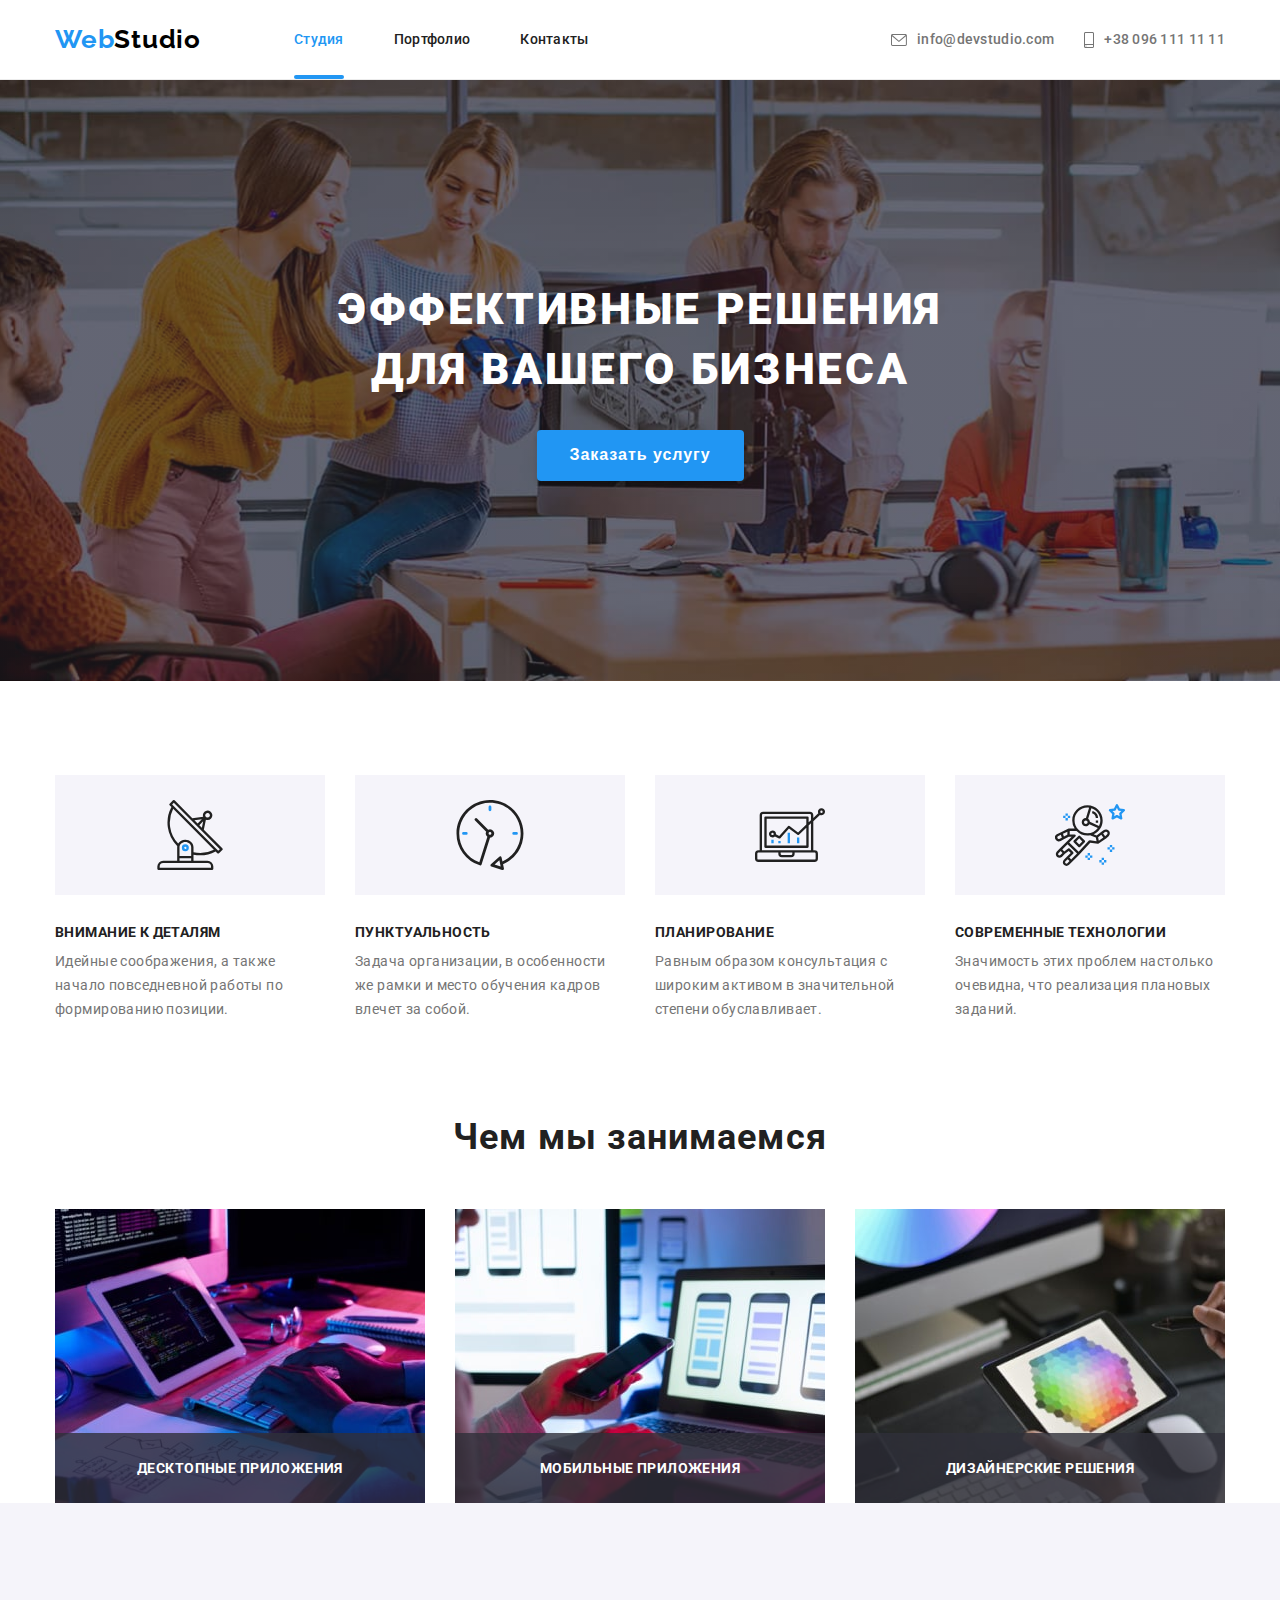
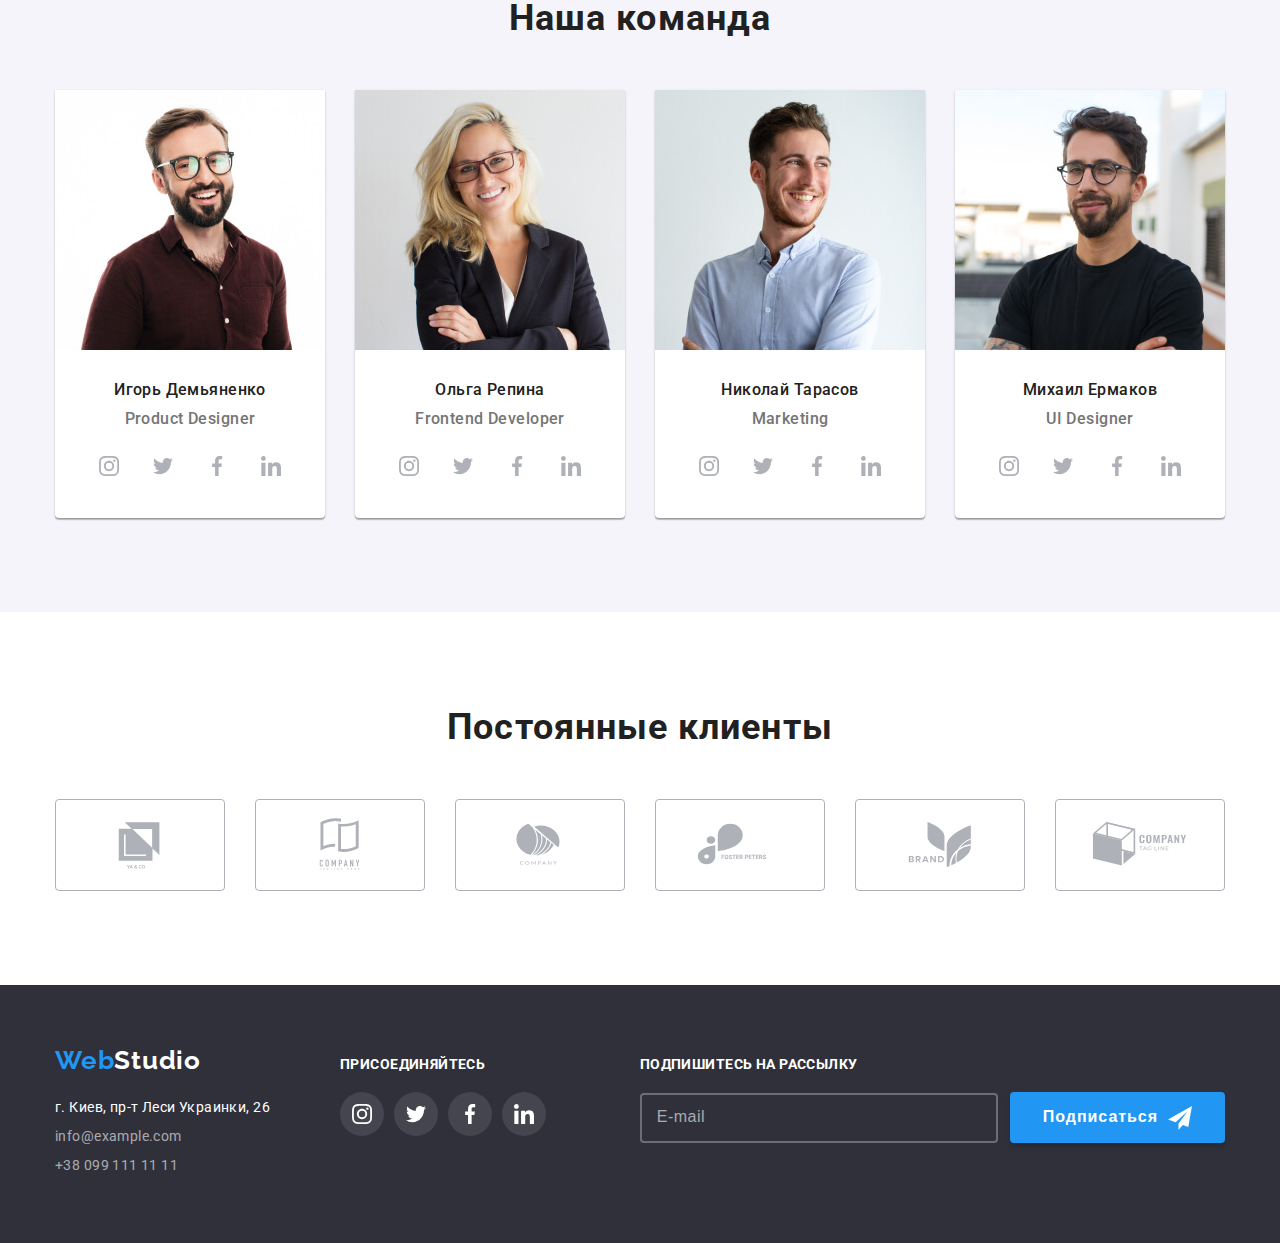
<file: index.html>
<!DOCTYPE html>
<html lang="ru">
  <head>
    <meta charset="UTF-8" />
    <meta http-equiv="X-UA-Compatible" content="IE=edge" />
    <meta name="viewport" content="width=device-width, initial-scale=1.0" />
    <link rel="preconnect" href="https://fonts.googleapis.com" />
    <link rel="preconnect" href="https://fonts.gstatic.com" crossorigin />
    <link
      href="https://fonts.googleapis.com/css2?family=Montserrat:wght@400;700&family=Raleway:wght@700&family=Roboto:wght@400;500;700;900&display=swap"
      rel="stylesheet"
    />
    <link
      rel="stylesheet"
      href="https://cdnjs.cloudflare.com/ajax/libs/modern-normalize/1.1.0/modern-normalize.min.css"
      integrity="sha512-wpPYUAdjBVSE4KJnH1VR1HeZfpl1ub8YT/NKx4PuQ5NmX2tKuGu6U/JRp5y+Y8XG2tV+wKQpNHVUX03MfMFn9Q=="
      crossorigin="anonymous"
      referrerpolicy="no-referrer"
    />
    <link rel="stylesheet" href="./css/main.min.css" />
    <!-- <link rel="stylesheet" href="./css/styles.css" /> -->
    <title>WebStudio</title>
  </head>
  <body>
    <header class="header">
      <div class="menu container">
        <a class="logo header__logo" href="./index.html"
          >Web<span class="logo--black">Studio</span></a
        >

        <nav class="nav">
          <ul class="nav-list list">
            <li class="nav-list__item">
              <a class="nav-list__link link nav-list__link--current" href="./index.html">Студия</a>
            </li>
            <li class="nav-list__item">
              <a class="nav-list__link link" href="./portfolio.html">Портфолио</a>
            </li>

            <li class="nav-list__item"><a class="nav-list__link link" href="">Контакты</a></li>
          </ul>
        </nav>

        <ul class="auth-list list">
          <li class="auth-list__item">
            <a class="auth-list__link link" href="mailto:info@devstudio.com">
              <svg class="auth-list__icon" width="16" height="12">
                <use href="./images/icons/icons.svg#icon-mail"></use>
              </svg>
              info@devstudio.com</a
            >
          </li>

          <li class="auth-list__item">
            <a class="auth-list__link link" href="tel:+380961111111">
              <svg class="auth-list__icon" width="10" height="16">
                <use href="./images/icons/icons.svg#icon-phone"></use>
              </svg>
              +38 096 111 11 11</a
            >
          </li>
        </ul>
        <button class="open-menu-button" type="button" data-menu-open>
          <svg class="menu-button__icon">
            <use href="./images/icons/icons.svg#icon-menu" width="40" height="40"></use>
          </svg>
        </button>
      </div>

      <!-- Mobile menu____________________________ -->
      <div class="mob-menu is-hidden" data-menu>
        <!-- <div class="mob-menu" data-menu> -->
        <button class="mob-close-button" data-menu-close>
          <svg class="mob-close-button__icon">
            <use href="./images/icons/icons.svg#icon-close-modal-window"></use>
          </svg>
        </button>
        <ul class="mob-nav-list list">
          <li class="mob-nav-list__item">
            <a class="mob-nav-list__link link mob-nav-list__link--current" href="./index.html"
              >Студия</a
            >
          </li>
          <li class="mob-nav-list__item">
            <a class="mob-nav-list__link link" href="./portfolio.html">Портфолио</a>
          </li>

          <li class="mob-nav-list__item">
            <a class="mob-nav-list__link link" href="">Контакты</a>
          </li>
        </ul>

        <div class="mob-bottom">
          <ul class="mob-auth-list list">
            <li class="mob-auth-list__item">
              <a class="mob-auth-list__link link mob-tel" href="tel:+380961111111">
                +38 096 111 11 11</a
              >
            </li>

            <li class="mob-auth-list__item">
              <a class="mob-auth-list__link link mob-mail" href="mailto:info@devstudio.com">
                info@devstudio.com</a
              >
            </li>
          </ul>

          <ul class="mob-social-list list">
            <li class="mob-social-list__item">
              <a
                class="mob-social-list__link link"
                href="https://www.instagram.com/"
                target="_blank"
                rel="noopener noreferrer"
              >
                Instagram
              </a>
            </li>

            <li class="mob-social-list__item">
              <a
                class="mob-social-list__link link"
                href="https://twitter.com/"
                target="_blank"
                rel="noopener noreferrer"
              >
                Twitter
              </a>
            </li>

            <li class="mob-social-list__item">
              <a
                class="mob-social-list__link link"
                href="https://www.facebook.com/"
                target="_blank"
                rel="noopener noreferrer"
              >
                Facebook
              </a>
            </li>

            <li class="mob-social-list__item">
              <a
                class="mob-social-list__link link"
                href="https://www.linkedin.com/"
                target="_blank"
                rel="noopener noreferrer"
              >
                LinkedIn
              </a>
            </li>
          </ul>
        </div>
      </div>
    </header>
    <main>
      <!-- Hero-section_____________________________________ -->
      <!-- Banner -->
      <section class="hero section">
        <div class="container">
          <h1 class="hero__title">Эффективные решения для вашего бизнеса</h1>
          <button class="hero__button button" data-modal-open type="button">Заказать услугу</button>
        </div>
      </section>

      <!-- Specifics-section_________________________________-->
      <section class="specifics section">
        <div class="container">
          <h2 class="visually-hidden">Особенности</h2>
          <ul class="specifics-list list card-set">
            <li class="specifics-list__item card-set__item">
              <div class="specifics-list__icon">
                <svg class="specifics-list__svg">
                  <use href="./images/icons/icons.svg#icon-antenna"></use>
                </svg>
              </div>
              <h3 class="specifics-list__title title">Внимание к деталям</h3>
              <p>
                Идейные соображения, а также начало повседневной работы по формированию позиции.
              </p>
            </li>

            <li class="specifics-list__item card-set__item">
              <div class="specifics-list__icon">
                <svg class="specifics-list__svg">
                  <use href="./images/icons/icons.svg#icon-clock"></use>
                </svg>
              </div>
              <h3 class="specifics-list__title title">Пунктуальность</h3>
              <p>
                Задача организации, в особенности же рамки и место обучения кадров влечет за собой.
              </p>
            </li>

            <li class="specifics-list__item card-set__item">
              <div class="specifics-list__icon">
                <svg class="specifics-list__svg">
                  <use href="./images/icons/icons.svg#icon-diagram"></use>
                </svg>
              </div>
              <h3 class="specifics-list__title title">Планирование</h3>
              <p>
                Равным образом консультация с широким активом в значительной степени обуславливает.
              </p>
            </li>

            <li class="specifics-list__item card-set__item">
              <div class="specifics-list__icon">
                <svg class="specifics-list__svg">
                  <use href="./images/icons/icons.svg#icon-astronaut"></use>
                </svg>
              </div>
              <h3 class="specifics-list__title title">Современные технологии</h3>
              <p>Значимость этих проблем настолько очевидна, что реализация плановых заданий.</p>
            </li>
          </ul>
        </div>
      </section>

      <!-- Whot we do-section__________________________________-->
      <section class="preview section">
        <div class="container">
          <h2 class="section__title title">Чем мы занимаемся</h2>
          <ul class="preview-list list card-set">
            <li class="preview-list__item card-set__item">
              <div class="preview-list__thumb">
                <img
                  src="./images/webstudio/work1.jpg"
                  alt="разработка интерфейса"
                  width="370"
                  height="294"
                />
                <h3 class="preview-list__title title">Десктопные приложения</h3>
              </div>
            </li>

            <li class="preview-list__item card-set__item">
              <div class="preview-list__thumb">
                <img src="./images/webstudio/work2.jpg" alt="дизайн" width="370" height="294" />
                <h3 class="title preview-list__title">Мобильные приложения</h3>
              </div>
            </li>

            <li class="preview-list__item card-set__item">
              <div class="preview-list__thumb">
                <img
                  src="./images/webstudio/work3.jpg"
                  alt="написание кода"
                  width="370"
                  height="294"
                />
                <h3 class="preview-list__title title">Дизайнерские решения</h3>
              </div>
            </li>
          </ul>
        </div>
      </section>

      <!-- Our team-section____________________________________-->
      <section class="team section">
        <div class="container">
          <h2 class="section__title title">Наша команда</h2>
          <ul class="team__list list card-set">
            <li class="team__item card-set__item">
              <picture>
                <source
                  srcset="
                    ./images/webstudio/product_designer-w270-1x.jpg 1x,
                    ./images/webstudio/product_designer-w270-2x.jpg 2x
                  "
                  media="(min-width: 1200px)"
                  type="image/jpeg"
                />

                <source
                  srcset="
                    ./images/webstudio/product_designer-w354-1x.jpg 1x,
                    ./images/webstudio/product_designer-w354-2x.jpg 2x
                  "
                  media="(min-width: 768px)"
                  type="image/jpeg"
                />

                <source
                  srcset="
                    ./images/webstudio/product_designer-w450-1x.jpg 1x,
                    ./images/webstudio/product_designer-w450-2x.jpg 2x
                  "
                  media="(max-width: 767px)"
                  type="image/jpeg"
                />

                <img
                  class="team__image"
                  src="./images/webstudio/product_designer-w450-1x.jpg"
                  alt="Дизайнер"
                  width="450"
                />
              </picture>

              <!-- card-text -->
              <div class="card-text">
                <h3 class="card-text__title title">Игорь Демьяненко</h3>
                <p class="card-text__description">Product Designer</p>
                <!-- social -->
                <div class="social">
                  <ul class="social-list list">
                    <li class="social-list__item">
                      <a
                        class="social-list__circle"
                        href="https://www.instagram.com/"
                        target="_blank"
                        rel="noopener noreferrer"
                      >
                        <svg class="social-list__icon">
                          <use href="./images/icons/icons.svg#icon-instagram"></use>
                        </svg>
                      </a>
                    </li>

                    <li class="social-list__item">
                      <a
                        class="social-list__circle"
                        href="https://twitter.com/"
                        target="_blank"
                        rel="noopener noreferrer"
                      >
                        <svg class="social-list__icon">
                          <use href="./images/icons/icons.svg#icon-twitter"></use>
                        </svg>
                      </a>
                    </li>

                    <li class="social-list__item">
                      <a
                        class="social-list__circle"
                        href="https://www.facebook.com/"
                        target="_blank"
                        rel="noopener noreferrer"
                      >
                        <svg class="social-list__icon">
                          <use href="./images/icons/icons.svg#icon-facebook"></use>
                        </svg>
                      </a>
                    </li>

                    <li class="social-list__item">
                      <a
                        class="social-list__circle"
                        href="https://www.linkedin.com/"
                        target="_blank"
                        rel="noopener noreferrer"
                      >
                        <svg class="social-list__icon">
                          <use href="./images/icons/icons.svg#icon-linkedin"></use>
                        </svg>
                      </a>
                    </li>
                  </ul>
                </div>
              </div>
            </li>

            <li class="team__item card-set__item">
              <picture>
                <source
                  srcset="
                    ./images/webstudio/frontend_developer-w270-1x.jpg 1x,
                    ./images/webstudio/frontend_developer-w270-2x.jpg 2x
                  "
                  media="(min-width: 1200px)"
                  type="image/jpeg"
                />

                <source
                  srcset="
                    ./images/webstudio/frontend_developer-w354-1x.jpg 1x,
                    ./images/webstudio/frontend_developer-w354-2x.jpg 2x
                  "
                  media="(min-width: 768px)"
                  type="image/jpeg"
                />

                <source
                  srcset="
                    ./images/webstudio/frontend_developer-w450-1x.jpg 1x,
                    ./images/webstudio/frontend_developer-w450-2x.jpg 2x
                  "
                  media="(max-width: 767px)"
                  type="image/jpeg"
                />

                <img
                  class="team__image"
                  src="./images/webstudio/frontend_developer-w450-1x.jpg"
                  alt="Дизайнер"
                  width="450"
                />
              </picture>

              <div class="card-text">
                <h3 class="card-text__title title">Ольга Репина</h3>
                <p class="card-text__description">Frontend Developer</p>

                <!-- social -->
                <div class="social">
                  <ul class="social-list list">
                    <li class="social-list__item">
                      <a
                        class="social-list__circle"
                        href="https://www.instagram.com/"
                        target="_blank"
                        rel="noopener noreferrer"
                      >
                        <svg class="social-list__icon">
                          <use href="./images/icons/icons.svg#icon-instagram"></use>
                        </svg>
                      </a>
                    </li>

                    <li class="social-list__item">
                      <a
                        class="social-list__circle"
                        href="https://twitter.com/"
                        target="_blank"
                        rel="noopener noreferrer"
                      >
                        <svg class="social-list__icon">
                          <use href="./images/icons/icons.svg#icon-twitter"></use>
                        </svg>
                      </a>
                    </li>

                    <li class="social-list__item">
                      <a
                        class="social-list__circle"
                        href="https://www.facebook.com/"
                        target="_blank"
                        rel="noopener noreferrer"
                      >
                        <svg class="social-list__icon">
                          <use href="./images/icons/icons.svg#icon-facebook"></use>
                        </svg>
                      </a>
                    </li>

                    <li class="social-list__item">
                      <a
                        class="social-list__circle"
                        href="https://www.linkedin.com/"
                        target="_blank"
                        rel="noopener noreferrer"
                      >
                        <svg class="social-list__icon">
                          <use href="./images/icons/icons.svg#icon-linkedin"></use>
                        </svg>
                      </a>
                    </li>
                  </ul>
                </div>
              </div>
            </li>

            <li class="team__item card-set__item">
              <picture>
                <source
                  srcset="
                    ./images/webstudio/marketing-w270-1x.jpg 1x,
                    ./images/webstudio/marketing-w270-2x.jpg 2x
                  "
                  media="(min-width: 1200px)"
                  type="image/jpeg"
                />

                <source
                  srcset="
                    ./images/webstudio/marketing-w354-1x.jpg 1x,
                    ./images/webstudio/marketing-w354-2x.jpg 2x
                  "
                  media="(min-width: 768px)"
                  type="image/jpeg"
                />

                <source
                  srcset="
                    ./images/webstudio/marketing-w450-1x.jpg 1x,
                    ./images/webstudio/marketing-w450-2x.jpg 2x
                  "
                  media="(max-width: 767px)"
                  type="image/jpeg"
                />

                <img
                  class="team__image"
                  src="./images/webstudio/marketing-w450-1x.jpg"
                  alt="Дизайнер"
                  width="450"
                />
              </picture>

              <div class="card-text">
                <h3 class="card-text__title title">Николай Тарасов</h3>
                <p class="card-text__description">Marketing</p>
                <!-- social -->
                <div class="social">
                  <ul class="social-list list">
                    <li class="social-list__item">
                      <a
                        class="social-list__circle"
                        href="https://www.instagram.com/"
                        target="_blank"
                        rel="noopener noreferrer"
                      >
                        <svg class="social-list__icon">
                          <use href="./images/icons/icons.svg#icon-instagram"></use>
                        </svg>
                      </a>
                    </li>

                    <li class="social-list__item">
                      <a
                        class="social-list__circle"
                        href="https://twitter.com/"
                        target="_blank"
                        rel="noopener noreferrer"
                      >
                        <svg class="social-list__icon">
                          <use href="./images/icons/icons.svg#icon-twitter"></use>
                        </svg>
                      </a>
                    </li>

                    <li class="social-list__item">
                      <a
                        class="social-list__circle"
                        href="https://www.facebook.com/"
                        target="_blank"
                        rel="noopener noreferrer"
                      >
                        <svg class="social-list__icon">
                          <use href="./images/icons/icons.svg#icon-facebook"></use>
                        </svg>
                      </a>
                    </li>

                    <li class="social-list__item">
                      <a
                        class="social-list__circle"
                        href="https://www.linkedin.com/"
                        target="_blank"
                        rel="noopener noreferrer"
                      >
                        <svg class="social-list__icon">
                          <use href="./images/icons/icons.svg#icon-linkedin"></use>
                        </svg>
                      </a>
                    </li>
                  </ul>
                </div>
              </div>
            </li>

            <li class="team__item card-set__item">
              <div class="card-set__thumb">
                <picture>
                  <source
                    srcset="
                      ./images/webstudio/ui_designer-w270-1x.jpg 1x,
                      ./images/webstudio/ui_designer-w270-2x.jpg 2x
                    "
                    media="(min-width: 1200px)"
                    type="image/jpeg"
                  />

                  <source
                    srcset="
                      ./images/webstudio/ui_designer-w354-1x.jpg 1x,
                      ./images/webstudio/ui_designer-w354-2x.jpg 2x
                    "
                    media="(min-width: 768px)"
                    type="image/jpeg"
                  />

                  <source
                    srcset="
                      ./images/webstudio/ui_designer-w450-1x.jpg 1x,
                      ./images/webstudio/ui_designer-w450-2x.jpg 2x
                    "
                    media="(max-width: 767px)"
                    type="image/jpeg"
                  />

                  <img
                    class="team__image"
                    src="./images/webstudio/ui_designer-w450-1x.jpg"
                    alt="Дизайнер"
                    width="450"
                  />
                </picture>
              </div>
              <div class="card-text">
                <h3 class="card-text__title title">Михаил Ермаков</h3>
                <p class="card-text__description">UI Designer</p>
                <!-- social -->
                <div class="social">
                  <ul class="social-list list">
                    <li class="social-list__item">
                      <a
                        class="social-list__circle"
                        href="https://www.instagram.com/"
                        target="_blank"
                        rel="noopener noreferrer"
                      >
                        <svg class="social-list__icon">
                          <use href="./images/icons/icons.svg#icon-instagram"></use>
                        </svg>
                      </a>
                    </li>

                    <li class="social-list__item">
                      <a
                        class="social-list__circle"
                        href="https://twitter.com/"
                        target="_blank"
                        rel="noopener noreferrer"
                      >
                        <svg class="social-list__icon">
                          <use href="./images/icons/icons.svg#icon-twitter"></use>
                        </svg>
                      </a>
                    </li>

                    <li class="social-list__item">
                      <a
                        class="social-list__circle"
                        href="https://www.facebook.com/"
                        target="_blank"
                        rel="noopener noreferrer"
                      >
                        <svg class="social-list__icon">
                          <use href="./images/icons/icons.svg#icon-facebook"></use>
                        </svg>
                      </a>
                    </li>

                    <li class="social-list__item">
                      <a
                        class="social-list__circle"
                        href="https://www.linkedin.com/"
                        target="_blank"
                        rel="noopener noreferrer"
                      >
                        <svg class="social-list__icon">
                          <use href="./images/icons/icons.svg#icon-linkedin"></use>
                        </svg>
                      </a>
                    </li>
                  </ul>
                </div>
              </div>
            </li>
          </ul>
        </div>
      </section>

      <!-- Clients-section____________________________________-->
      <section class="clients section">
        <div class="container">
          <h2 class="section__title title">Постоянные клиенты</h2>

          <ul class="company-list list card-set">
            <li class="company-list__item card-set__item">
              <a class="company-list__link" href="#" target="_blank" rel="noopener noreferrer">
                <svg class="company-list__icon">
                  <use href="./images/icons/icons.svg#icon-company-1"></use>
                </svg>
              </a>
            </li>

            <li class="company-list__item card-set__item">
              <a class="company-list__link" href="#" target="_blank" rel="noopener noreferrer"
                ><svg class="company-list__icon">
                  <use href="./images/icons/icons.svg#icon-company-2"></use></svg
              ></a>
            </li>

            <li class="company-list__item card-set__item">
              <a class="company-list__link" href="#" target="_blank" rel="noopener noreferrer"
                ><svg class="company-list__icon">
                  <use href="./images/icons/icons.svg#icon-company-3"></use></svg
              ></a>
            </li>

            <li class="company-list__item card-set__item">
              <a class="company-list__link" href="#" target="_blank" rel="noopener noreferrer"
                ><svg class="company-list__icon">
                  <use href="./images/icons/icons.svg#icon-company-4"></use></svg
              ></a>
            </li>

            <li class="company-list__item card-set__item">
              <a class="company-list__link" href="#" target="_blank" rel="noopener noreferrer"
                ><svg class="company-list__icon">
                  <use href="./images/icons/icons.svg#icon-company-5"></use></svg
              ></a>
            </li>

            <li class="company-list__item card-set__item">
              <a class="company-list__link" href="#" target="_blank" rel="noopener noreferrer"
                ><svg class="company-list__icon">
                  <use href="./images/icons/icons.svg#icon-company-6"></use></svg
              ></a>
            </li>
          </ul>
        </div>
      </section>
    </main>

    <!-- Modal window______________________________________ -->

    <!-- Background -->

    <!-- Щоб зафіксувати модальне вікно відкритим -->
    <div class="backdrop is-hidden" data-modal>
      <!-- <div class="backdrop is-hidden" data-modal> -->
      <!-- Modal -->
      <div class="modal">
        <!-- close -->
        <button class="close-button" data-modal-close>
          <svg class="close-button__icon">
            <use href="./images/icons/icons.svg#icon-close-modal-window"></use>
          </svg>
        </button>
        <p class="form-title">Оставьте свои данные, мы вам перезвоним</p>

        <!-- Form -->
        <form class="feedback">
          <label for="user-name" class="feedback-input__label">Имя</label>
          <div class="feedback-input__wrap">
            <input
              type="text"
              class="feedback-input"
              name="user-name"
              id="user-name"
              placeholder=" "
            />
            <svg class="feedback-input__icon" width="18" height="18">
              <use href="./images/icons/icons.svg#icon-person"></use>
            </svg>
          </div>

          <label for="user-phone" class="feedback-input__label">Телефон</label>
          <div class="feedback-input__wrap">
            <input
              type="tel"
              class="feedback-input"
              name="user-phone"
              id="user-phone"
              placeholder=" "
            />
            <svg class="feedback-input__icon" width="18" height="18">
              <use href="./images/icons/icons.svg#icon-user-phone"></use>
            </svg>
          </div>

          <label for="user-email" class="feedback-input__label">Почта</label>
          <div class="feedback-input__wrap">
            <input
              type="email"
              class="feedback-input"
              name="user-email"
              id="user-email"
              placeholder=" "
            />
            <svg class="feedback-input__icon" width="18" height="18">
              <use href="./images/icons/icons.svg#icon-user-email"></use>
            </svg>
          </div>

          <label for="user-text" class="feedback-input__label">Комментарий</label>
          <textarea
            class="user-text"
            name="user-text"
            id="user-text"
            placeholder="Введите текст"
          ></textarea>

          <div class="privacy">
            <input type="checkbox" class="checkbox visually-hidden" name="privacy" id="privacy" />
            <label for="privacy" class="privacy__text">
              <span class="privacy__checkbox">
                <svg class="privacy__icon" width="16" height="15">
                  <use href="./images/icons/icons.svg#icon-check"></use>
                </svg>
              </span>
              <span>
                Соглашаюсь с рассылкой и принимаю
                <a href="#" class="privacy__link" target="_blank" rel="noopener noreferrer"
                  >Условия договора</a
                >
              </span>
            </label>
          </div>

          <button type="submit" class="feedback__button button">Отправить</button>
        </form>
      </div>
    </div>

    <!-- Footer-section_____________________________________ -->
    <footer class="footer">
      <div class="container footer-columns">
        <div class="adress-column footer-column">
          <!-- Logo -->
          <a class="footer__logo link logo" href="./index.html"
            >Web<span class="logo--white">Studio</span></a
          >

          <!-- Address -->
          <address class="address">
            <ul class="list address-list">
              <li class="address-list__item">
                <a
                  class="address-list__link address-list__link--white link"
                  href="https://goo.gl/maps/jnasmkMAZztD2F1y9"
                  target="_blank"
                  rel="noopener nofollow noreferrer"
                  >г. Киев, пр-т Леси Украинки, 26</a
                >
              </li>
              <li class="address-list__item">
                <a class="address-list__link link" href="mailto:info@example.com"
                  >info@example.com</a
                >
              </li>
              <!-- Phone -->
              <li class="address-list__item">
                <a class="address-list__link link" href="tel:+380991111111">+38 099 111 11 11</a>
              </li>
            </ul>
          </address>
        </div>
        <div class="social-column footer-column">
          <p class="footer__title">присоединяйтесь</p>

          <!-- social -->
          <ul class="social-list footer__social-list list">
            <li class="social-list__item">
              <a
                class="social-list__circle social-list__circle--transparent"
                href="https://www.instagram.com/"
                target="_blank"
                rel="noopener noreferrer"
              >
                <svg class="social-list__icon social-list__icon--white">
                  <use href="./images/icons/icons.svg#icon-instagram"></use>
                </svg>
              </a>
            </li>

            <li class="social-list__item">
              <a
                class="social-list__circle social-list__circle--transparent"
                href="https://twitter.com/"
                target="_blank"
                rel="noopener noreferrer"
              >
                <svg class="social-list__icon social-list__icon--white">
                  <use href="./images/icons/icons.svg#icon-twitter"></use>
                </svg>
              </a>
            </li>

            <li class="social-list__item">
              <a
                class="social-list__circle social-list__circle--transparent"
                href="https://www.facebook.com/"
                target="_blank"
                rel="noopener noreferrer"
              >
                <svg class="social-list__icon social-list__icon--white">
                  <use href="./images/icons/icons.svg#icon-facebook"></use>
                </svg>
              </a>
            </li>

            <li class="social-list__item">
              <a
                class="social-list__circle social-list__circle--transparent"
                href="https://www.linkedin.com/"
                target="_blank"
                rel="noopener noreferrer"
              >
                <svg class="social-list__icon social-list__icon--white">
                  <use href="./images/icons/icons.svg#icon-linkedin"></use>
                </svg>
              </a>
            </li>
          </ul>
        </div>
        <!-- subscribe -->
        <div class="form-column footer-column">
          <p class="footer__title">Подпишитесь на рассылку</p>
          <form class="subscribe">
            <label for="email">
              <input
                type="email"
                class="subscribe__email"
                id="email"
                placeholder="E-mail"
                name="email"
              />
            </label>
            <button type="submit" class="subscribe__button button">
              Подписаться
              <svg class="subscribe__icon" width="24" height="24">
                <use href="./images/icons/icons.svg#icon-send"></use>
              </svg>
            </button>
          </form>
        </div>
      </div>
    </footer>

    <!-- Script_____________________________________________ -->
    <script src="./js/body-margin.js"></script>
    <script src="./js/modal.js"></script>
    <script src="./js/menu.js"></script>
  </body>
</html>
</file>
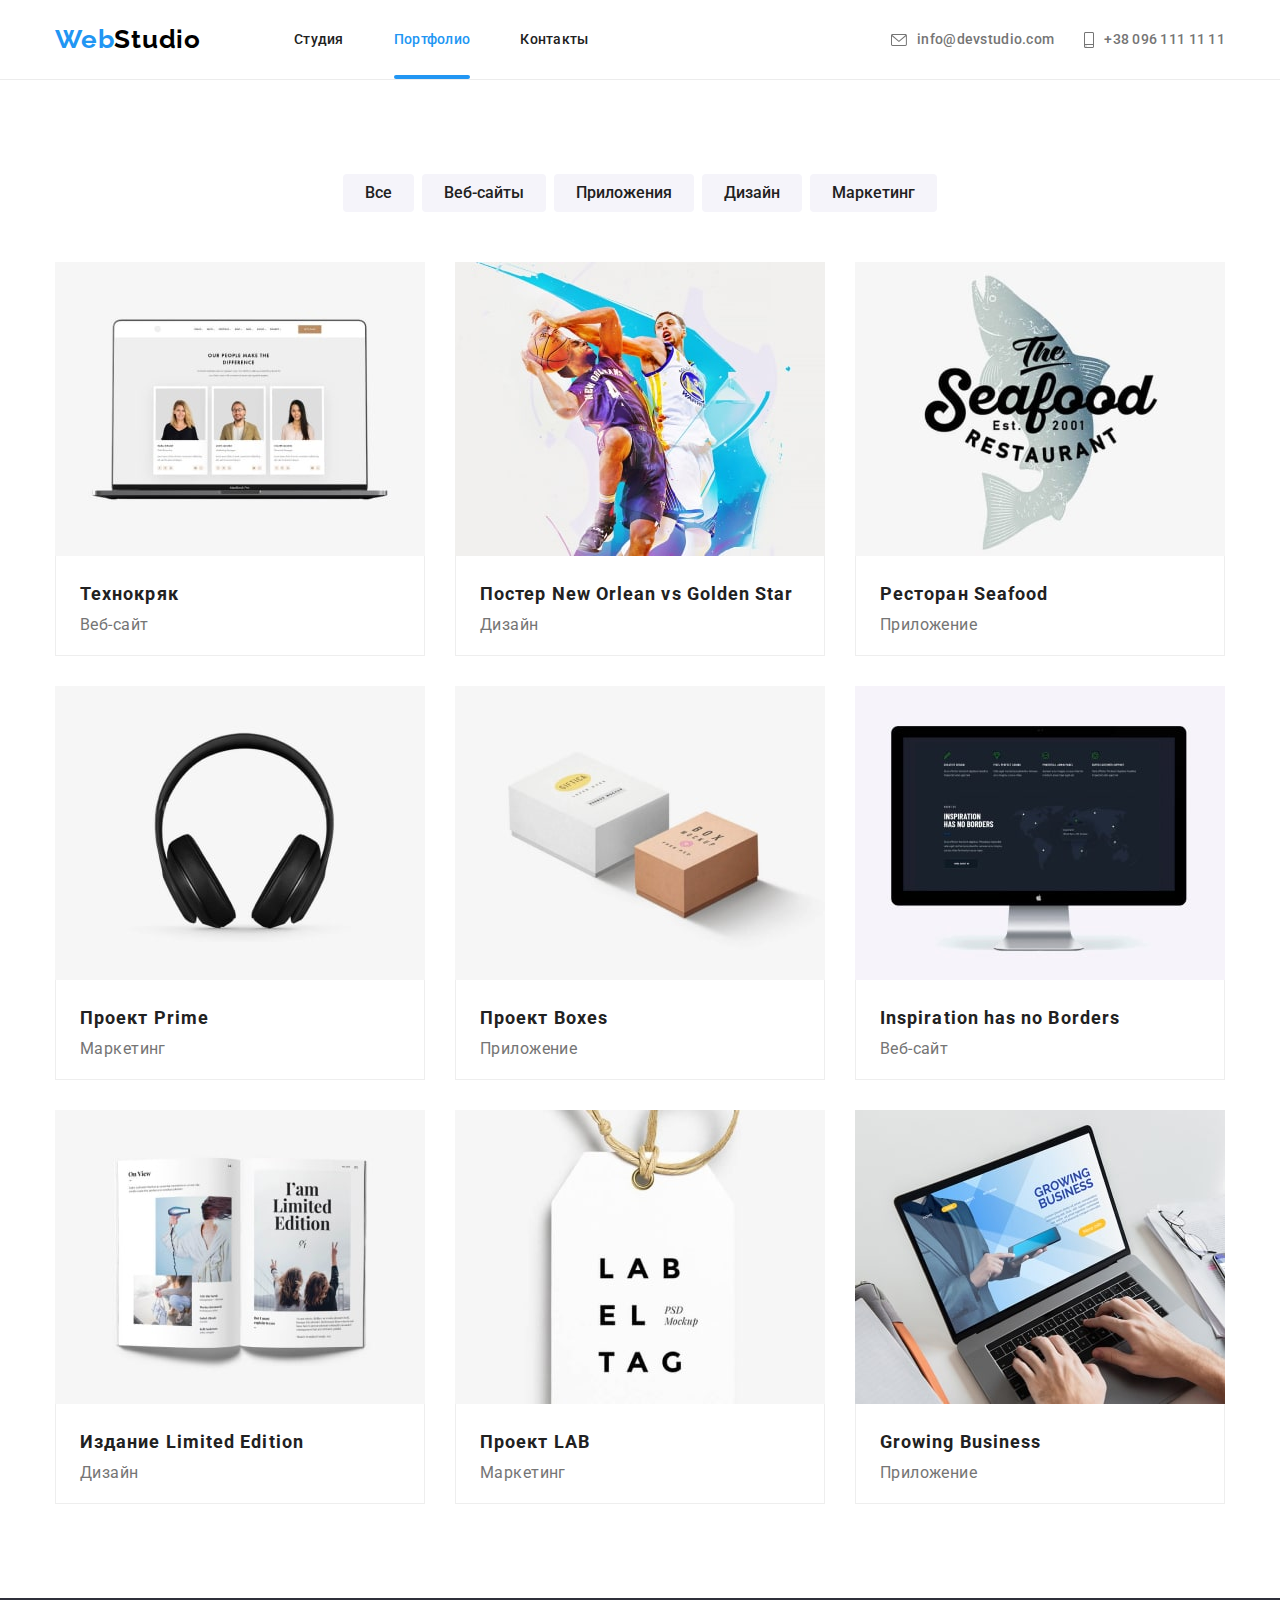
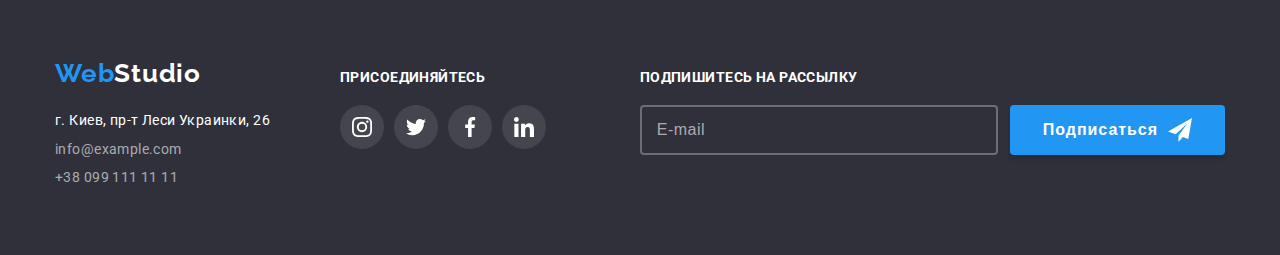
<file: portfolio.html>
<!DOCTYPE html>
<html lang="ru">
  <head>
    <meta charset="UTF-8" />
    <meta http-equiv="X-UA-Compatible" content="IE=edge" />
    <meta name="viewport" content="width=device-width, initial-scale=1.0" />
    <link rel="preconnect" href="https://fonts.googleapis.com" />
    <link rel="preconnect" href="https://fonts.gstatic.com" crossorigin />
    <link
      href="https://fonts.googleapis.com/css2?family=Montserrat:wght@400;700&family=Raleway:wght@700&family=Roboto:wght@400;500;700;900&display=swap"
      rel="stylesheet"
    />
    <link
      rel="stylesheet"
      href="https://cdnjs.cloudflare.com/ajax/libs/modern-normalize/1.1.0/modern-normalize.min.css"
      integrity="sha512-wpPYUAdjBVSE4KJnH1VR1HeZfpl1ub8YT/NKx4PuQ5NmX2tKuGu6U/JRp5y+Y8XG2tV+wKQpNHVUX03MfMFn9Q=="
      crossorigin="anonymous"
      referrerpolicy="no-referrer"
    />
    <link rel="stylesheet" href="./css/main.min.css" />
    <title>Portfolio</title>
  </head>
  <body>
    <header class="header">
      <div class="menu container">
        <a class="logo header__logo" href="./index.html"
          >Web<span class="logo--black">Studio</span></a
        >

        <nav class="nav">
          <ul class="nav-list list">
            <li class="nav-list__item">
              <a class="nav-list__link link nav-list__link" href="./index.html">Студия</a>
            </li>
            <li class="nav-list__item">
              <a class="nav-list__link--current link" href="./portfolio.html">Портфолио</a>
            </li>

            <li class="nav-list__item"><a class="nav-list__link link" href="">Контакты</a></li>
          </ul>
        </nav>

        <ul class="auth-list list">
          <li class="auth-list__item">
            <a class="auth-list__link link" href="mailto:info@devstudio.com">
              <svg class="auth-list__icon" width="16" height="12">
                <use href="./images/icons/icons.svg#icon-mail"></use>
              </svg>
              info@devstudio.com</a
            >
          </li>

          <li class="auth-list__item">
            <a class="auth-list__link link" href="tel:+380961111111">
              <svg class="auth-list__icon" width="10" height="16">
                <use href="./images/icons/icons.svg#icon-phone"></use>
              </svg>
              +38 096 111 11 11</a
            >
          </li>
        </ul>
        <button class="open-menu-button" type="button" data-menu-open>
          <svg class="menu-button__icon">
            <use href="./images/icons/icons.svg#icon-menu" width="40" height="40"></use>
          </svg>
        </button>
      </div>

      <!-- Mobile menu____________________________ -->
      <div class="mob-menu is-hidden" data-menu>
        <!-- <div class="mob-menu" data-menu> -->
        <button class="mob-close-button" data-menu-close>
          <svg class="mob-close-button__icon">
            <use href="./images/icons/icons.svg#icon-close-modal-window"></use>
          </svg>
        </button>
        <ul class="mob-nav-list list">
          <li class="mob-nav-list__item">
            <a class="mob-nav-list__link link mob-nav-list__link--current" href="./index.html"
              >Студия</a
            >
          </li>
          <li class="mob-nav-list__item">
            <a class="mob-nav-list__link link" href="./portfolio.html">Портфолио</a>
          </li>

          <li class="mob-nav-list__item">
            <a class="mob-nav-list__link link" href="">Контакты</a>
          </li>
        </ul>

        <div class="mob-bottom">
          <ul class="mob-auth-list list">
            <li class="mob-auth-list__item">
              <a class="mob-auth-list__link link mob-tel" href="tel:+380961111111">
                +38 096 111 11 11</a
              >
            </li>

            <li class="mob-auth-list__item">
              <a class="mob-auth-list__link link mob-mail" href="mailto:info@devstudio.com">
                info@devstudio.com</a
              >
            </li>
          </ul>

          <div class="mob-social">
            <ul class="mob-social-list list">
              <li class="mob-social-list__item">
                <a
                  class="mob-social-list__link link"
                  href="https://www.instagram.com/"
                  target="_blank"
                  rel="noopener noreferrer"
                >
                  Instagram
                </a>
              </li>

              <li class="mob-social-list__item">
                <a
                  class="mob-social-list__link link"
                  href="https://twitter.com/"
                  target="_blank"
                  rel="noopener noreferrer"
                >
                  Twitter
                </a>
              </li>

              <li class="mob-social-list__item">
                <a
                  class="mob-social-list__link link"
                  href="https://www.facebook.com/"
                  target="_blank"
                  rel="noopener noreferrer"
                >
                  Facebook
                </a>
              </li>

              <li class="mob-social-list__item">
                <a
                  class="mob-social-list__link link"
                  href="https://www.linkedin.com/"
                  target="_blank"
                  rel="noopener noreferrer"
                >
                  LinkedIn
                </a>
              </li>
            </ul>
          </div>
        </div>
      </div>
    </header>
    <main>
      <section class="portfolio section">
        <div class="container">
          <h1 class="visually-hidden">Портфолио</h1>
          <!-- filter -->
          <ul class="filter-list list">
            <li class="filter-list__item">
              <button class="filter-list__button" type="button">Все</button>
            </li>
            <li class="filter-list__item">
              <button class="filter-list__button" type="button">Веб-сайты</button>
            </li>
            <li class="filter-list__item">
              <button class="filter-list__button" type="button">Приложения</button>
            </li>
            <li class="filter-list__item">
              <button class="filter-list__button" type="button">Дизайн</button>
            </li>
            <li class="filter-list__item">
              <button class="filter-list__button" type="button">Маркетинг</button>
            </li>
          </ul>

          <!-- cards ___________________________________________-->
          <ul class="portfolio-list list card-set">
            <li class="portfolio-list__item card-set__item">
              <a
                class="portfolio-list__link link"
                href=""
                target="_blank"
                rel="noopener nofollow noreferrer"
              >
                <div class="portfolio-list__thumb">
                  <picture>
                    <source
                      srcset="
                        ./images/portfolio/tehnokryak-desk-1x.jpg 1x,
                        ./images/portfolio/tehnokryak-desk-2x.jpg 2x
                      "
                      media="(min-width: 1200px)"
                      type="image/jpeg"
                    />

                    <source
                      srcset="
                        ./images/portfolio/tehnokryak-tab-1x.jpg 1x,
                        ./images/portfolio/tehnokryak-tab-2x.jpg 2x
                      "
                      media="(min-width: 768px)"
                      type="image/jpeg"
                    />

                    <source
                      srcset="
                        ./images/portfolio/tehnokryak-mob-1x.jpg 1x,
                        ./images/portfolio/tehnokryak-mob-2x.jpg 2x
                      "
                      media="(max-width: 767px)"
                      type="image/jpeg"
                    />

                    <img src="./images/portfolio/tehnokryak-mob-1x.jpg" alt="" />
                  </picture>

                  <div class="portfolio-list__overlay">
                    <p class="portfolio-list__description">
                      Ресурс предлагает комплексные предложения с разным уровнем функционала и
                      сервисов. Все это позволит посетителю получить исчерпывающие сведения о
                      компании или частном лице.
                    </p>
                  </div>
                </div>
                <div class="portfolio-list__card-text">
                  <h2 class="portfolio-list__title title">Технокряк</h2>
                  <p class="product-type">Веб-сайт</p>
                </div>
              </a>
            </li>

            <li class="portfolio-list__item card-set__item">
              <a
                class="portfolio-list__link link"
                href=""
                target="_blank"
                rel="noopener nofollow noreferrer"
              >
                <div class="portfolio-list__thumb">
                  <picture>
                    <source
                      srcset="
                        ./images/portfolio/new-orlean-desk-1x.jpg 1x,
                        ./images/portfolio/new-orlean-desk-2x.jpg 2x
                      "
                      media="(min-width: 1200px)"
                      type="image/jpeg"
                    />

                    <source
                      srcset="
                        ./images/portfolio/new-orlean-tab-1x.jpg 1x,
                        ./images/portfolio/new-orlean-tab-2x.jpg 2x
                      "
                      media="(min-width: 768px)"
                      type="image/jpeg"
                    />

                    <source
                      srcset="
                        ./images/portfolio/new-orlean-mob-1x.jpg 1x,
                        ./images/portfolio/new-orlean-mob-2x.jpg 2x
                      "
                      media="(max-width: 767px)"
                      type="image/jpeg"
                    />

                    <img src="./images/portfolio/new-orlean-desk-1x.jpg" alt="" />
                  </picture>

                  <div class="portfolio-list__overlay">
                    <p class="portfolio-list__description">
                      Ресурс предлагает комплексные предложения с разным уровнем функционала и
                      сервисов. Все это позволит посетителю получить исчерпывающие сведения о
                      компании или частном лице.
                    </p>
                  </div>
                </div>
                <div class="portfolio-list__card-text">
                  <h2 class="portfolio-list__title title">Постер New Orlean vs Golden Star</h2>
                  <p class="product-type">Дизайн</p>
                </div>
              </a>
            </li>

            <li class="portfolio-list__item card-set__item">
              <a
                class="portfolio-list__link link"
                href=""
                target="_blank"
                rel="noopener nofollow noreferrer"
              >
                <div class="portfolio-list__thumb">
                  <picture>
                    <source
                      srcset="
                        ./images/portfolio/seafood-desk-1x.jpg 1x,
                        ./images/portfolio/seafood-desk-2x.jpg 2x
                      "
                      media="(min-width: 1200px)"
                      type="image/jpeg"
                    />

                    <source
                      srcset="
                        ./images/portfolio/seafood-tab-1x.jpg 1x,
                        ./images/portfolio/seafood-tab-2x.jpg 2x
                      "
                      media="(min-width: 768px)"
                      type="image/jpeg"
                    />

                    <source
                      srcset="
                        ./images/portfolio/seafood-mob-1x.jpg 1x,
                        ./images/portfolio/seafood-mob-2x.jpg 2x
                      "
                      media="(max-width: 767px)"
                      type="image/jpeg"
                    />

                    <img src="./images/portfolio/seafood-desk-1x.jpg" alt="" />
                  </picture>

                  <div class="portfolio-list__overlay">
                    <p class="portfolio-list__description">
                      Ресурс предлагает комплексные предложения с разным уровнем функционала и
                      сервисов. Все это позволит посетителю получить исчерпывающие сведения о
                      компании или частном лице.
                    </p>
                  </div>
                </div>

                <div class="portfolio-list__card-text">
                  <h2 class="portfolio-list__title title">Ресторан Seafood</h2>
                  <p class="product-type">Приложение</p>
                </div>
              </a>
            </li>
            <li class="portfolio-list__item card-set__item">
              <a
                class="portfolio-list__link link"
                href=""
                target="_blank"
                rel="noopener nofollow noreferrer"
              >
                <div class="portfolio-list__thumb">
                  <picture>
                    <source
                      srcset="
                        ./images/portfolio/prime-desk-1x.jpg 1x,
                        ./images/portfolio/prime-desk-2x.jpg 2x
                      "
                      media="(min-width: 1200px)"
                      type="image/jpeg"
                    />

                    <source
                      srcset="
                        ./images/portfolio/prime-tab-1x.jpg 1x,
                        ./images/portfolio/prime-tab-2x.jpg 2x
                      "
                      media="(min-width: 768px)"
                      type="image/jpeg"
                    />

                    <source
                      srcset="
                        ./images/portfolio/prime-mob-1x.jpg 1x,
                        ./images/portfolio/prime-mob-2x.jpg 2x
                      "
                      media="(max-width: 767px)"
                      type="image/jpeg"
                    />

                    <img src="./images/portfolio/prime-desk-1x.jpg" alt="" />
                  </picture>
                  <div class="portfolio-list__overlay">
                    <p class="portfolio-list__description">
                      Ресурс предлагает комплексные предложения с разным уровнем функционала и
                      сервисов. Все это позволит посетителю получить исчерпывающие сведения о
                      компании или частном лице.
                    </p>
                  </div>
                </div>
                <div class="portfolio-list__card-text">
                  <h2 class="portfolio-list__title title">Проект Prime</h2>
                  <p class="product-type">Маркетинг</p>
                </div>
              </a>
            </li>

            <li class="portfolio-list__item card-set__item">
              <a
                class="portfolio-list__link link"
                href=""
                target="_blank"
                rel="noopener nofollow noreferrer"
              >
                <div class="portfolio-list__thumb">
                  <picture>
                    <source
                      srcset="
                        ./images/portfolio/boxes-desk-1x.jpg 1x,
                        ./images/portfolio/boxes-desk-2x.jpg 2x
                      "
                      media="(min-width: 1200px)"
                      type="image/jpeg"
                    />

                    <source
                      srcset="
                        ./images/portfolio/boxes-tab-1x.jpg 1x,
                        ./images/portfolio/boxes-tab-2x.jpg 2x
                      "
                      media="(min-width: 768px)"
                      type="image/jpeg"
                    />

                    <source
                      srcset="
                        ./images/portfolio/boxes-mob-1x.jpg 1x,
                        ./images/portfolio/boxes-mob-2x.jpg 2x
                      "
                      media="(max-width: 767px)"
                      type="image/jpeg"
                    />

                    <img src="./images/portfolio/boxes-desk-1x.jpg" alt="" />
                  </picture>

                  <div class="portfolio-list__overlay">
                    <p class="portfolio-list__description">
                      Ресурс предлагает комплексные предложения с разным уровнем функционала и
                      сервисов. Все это позволит посетителю получить исчерпывающие сведения о
                      компании или частном лице.
                    </p>
                  </div>
                </div>

                <div class="portfolio-list__card-text">
                  <h2 class="portfolio-list__title title">Проект Boxes</h2>
                  <p class="product-type">Приложение</p>
                </div>
              </a>
            </li>

            <li class="portfolio-list__item card-set__item">
              <a
                class="portfolio-list__link link"
                href=""
                target="_blank"
                rel="noopener nofollow noreferrer"
              >
                <div class="portfolio-list__thumb">
                  <picture>
                    <source
                      srcset="
                        ./images/portfolio/inspiration-desk-1x.jpg 1x,
                        ./images/portfolio/inspiration-desk-2x.jpg 2x
                      "
                      media="(min-width: 1200px)"
                      type="image/jpeg"
                    />

                    <source
                      srcset="
                        ./images/portfolio/inspiration-tab-1x.jpg 1x,
                        ./images/portfolio/inspiration-tab-2x.jpg 2x
                      "
                      media="(min-width: 768px)"
                      type="image/jpeg"
                    />

                    <source
                      srcset="
                        ./images/portfolio/inspiration-mob-1x.jpg 1x,
                        ./images/portfolio/inspiration-mob-2x.jpg 2x
                      "
                      media="(max-width: 767px)"
                      type="image/jpeg"
                    />

                    <img src="./images/portfolio/inspiration-desk-1x.jpg" alt="" />
                  </picture>

                  <div class="portfolio-list__overlay">
                    <p class="portfolio-list__description">
                      Ресурс предлагает комплексные предложения с разным уровнем функционала и
                      сервисов. Все это позволит посетителю получить исчерпывающие сведения о
                      компании или частном лице.
                    </p>
                  </div>
                </div>
                <div class="portfolio-list__card-text">
                  <h2 class="portfolio-list__title title">Inspiration has no Borders</h2>
                  <p class="product-type">Веб-сайт</p>
                </div>
              </a>
            </li>

            <li class="portfolio-list__item card-set__item">
              <a
                class="portfolio-list__link link"
                href=""
                target="_blank"
                rel="noopener nofollow noreferrer"
              >
                <div class="portfolio-list__thumb">
                  <picture>
                    <source
                      srcset="
                        ./images/portfolio/limited-edition-desk-1x.jpg 1x,
                        ./images/portfolio/limited-edition-desk-2x.jpg 2x
                      "
                      media="(min-width: 1200px)"
                      type="image/jpeg"
                    />

                    <source
                      srcset="
                        ./images/portfolio/limited-edition-tab-1x.jpg 1x,
                        ./images/portfolio/limited-edition-tab-2x.jpg 2x
                      "
                      media="(min-width: 768px)"
                      type="image/jpeg"
                    />

                    <source
                      srcset="
                        ./images/portfolio/limited-edition-mob-1x.jpg 1x,
                        ./images/portfolio/limited-edition-mob-2x.jpg 2x
                      "
                      media="(max-width: 767px)"
                      type="image/jpeg"
                    />

                    <img src="./images/portfolio/limited-edition-desk-1x.jpg" alt="" />
                  </picture>

                  <div class="portfolio-list__overlay">
                    <p class="portfolio-list__description">
                      Ресурс предлагает комплексные предложения с разным уровнем функционала и
                      сервисов. Все это позволит посетителю получить исчерпывающие сведения о
                      компании или частном лице.
                    </p>
                  </div>
                </div>
                <div class="portfolio-list__card-text">
                  <h2 class="portfolio-list__title title">Издание Limited Edition</h2>
                  <p class="product-type">Дизайн</p>
                </div>
              </a>
            </li>

            <li class="portfolio-list__item card-set__item">
              <a
                class="portfolio-list__link link"
                href=""
                target="_blank"
                rel="noopener nofollow noreferrer"
              >
                <div class="portfolio-list__thumb">
                  <picture>
                    <source
                      srcset="
                        ./images/portfolio/lab-desk-1x.jpg 1x,
                        ./images/portfolio/lab-desk-2x.jpg 2x
                      "
                      media="(min-width: 1200px)"
                      type="image/jpeg"
                    />

                    <source
                      srcset="
                        ./images/portfolio/lab-tab-1x.jpg 1x,
                        ./images/portfolio/lab-tab-2x.jpg 2x
                      "
                      media="(min-width: 768px)"
                      type="image/jpeg"
                    />

                    <source
                      srcset="
                        ./images/portfolio/lab-mob-1x.jpg 1x,
                        ./images/portfolio/lab-mob-2x.jpg 2x
                      "
                      media="(max-width: 767px)"
                      type="image/jpeg"
                    />

                    <img src="./images/portfolio/lab-desk-1x.jpg" alt="" />
                  </picture>

                  <div class="portfolio-list__overlay">
                    <p class="portfolio-list__description">
                      Ресурс предлагает комплексные предложения с разным уровнем функционала и
                      сервисов. Все это позволит посетителю получить исчерпывающие сведения о
                      компании или частном лице.
                    </p>
                  </div>
                </div>
                <div class="portfolio-list__card-text">
                  <h2 class="portfolio-list__title title">Проект LAB</h2>
                  <p class="product-type">Маркетинг</p>
                </div>
              </a>
            </li>

            <li class="portfolio-list__item card-set__item">
              <a
                class="portfolio-list__link link"
                href=""
                target="_blank"
                rel="noopener nofollow noreferrer"
              >
                <div class="portfolio-list__thumb">
                  <picture>
                    <source
                      srcset="
                        ./images/portfolio/growing-business-desk-1x.jpg 1x,
                        ./images/portfolio/growing-business-desk-2x.jpg 2x
                      "
                      media="(min-width: 1200px)"
                      type="image/jpeg"
                    />

                    <source
                      srcset="
                        ./images/portfolio/growing-business-tab-1x.jpg 1x,
                        ./images/portfolio/growing-business-tab-2x.jpg 2x
                      "
                      media="(min-width: 768px)"
                      type="image/jpeg"
                    />

                    <source
                      srcset="
                        ./images/portfolio/growing-business-mob-1x.jpg 1x,
                        ./images/portfolio/growing-business-mob-2x.jpg 2x
                      "
                      media="(max-width: 767px)"
                      type="image/jpeg"
                    />

                    <img src="./images/portfolio/growing-business-desk-1x.jpg" alt="" />
                  </picture>

                  <div class="portfolio-list__overlay">
                    <p class="portfolio-list__description">
                      Ресурс предлагает комплексные предложения с разным уровнем функционала и
                      сервисов. Все это позволит посетителю получить исчерпывающие сведения о
                      компании или частном лице.
                    </p>
                  </div>
                </div>
                <div class="portfolio-list__card-text">
                  <h2 class="portfolio-list__title title">Growing Business</h2>
                  <p class="product-type">Приложение</p>
                </div>
              </a>
            </li>
          </ul>
        </div>
      </section>
    </main>
    <!-- Footer-section_____________________________________ -->
    <footer class="footer">
      <div class="container footer-columns">
        <div class="adress-column footer-column">
          <!-- Logo -->
          <a class="footer__logo link logo" href="./index.html"
            >Web<span class="logo--white">Studio</span></a
          >

          <!-- Address -->
          <address class="address">
            <ul class="list address-list">
              <li class="address-list__item">
                <a
                  class="address-list__link address-list__link--white link"
                  href="https://goo.gl/maps/jnasmkMAZztD2F1y9"
                  target="_blank"
                  rel="noopener nofollow noreferrer"
                  >г. Киев, пр-т Леси Украинки, 26</a
                >
              </li>
              <li class="address-list__item">
                <a class="address-list__link link" href="mailto:info@example.com"
                  >info@example.com</a
                >
              </li>
              <!-- Phone -->
              <li class="address-list__item">
                <a class="address-list__link link" href="tel:+380991111111">+38 099 111 11 11</a>
              </li>
            </ul>
          </address>
        </div>
        <div class="social-column footer-column">
          <p class="footer__title">присоединяйтесь</p>

          <!-- social -->
          <ul class="social-list footer__social-list list">
            <li class="social-list__item">
              <a
                class="social-list__circle social-list__circle--transparent"
                href="https://www.instagram.com/"
                target="_blank"
                rel="noopener noreferrer"
              >
                <svg class="social-list__icon social-list__icon--white">
                  <use href="./images/icons/icons.svg#icon-instagram"></use>
                </svg>
              </a>
            </li>

            <li class="social-list__item">
              <a
                class="social-list__circle social-list__circle--transparent"
                href="https://twitter.com/"
                target="_blank"
                rel="noopener noreferrer"
              >
                <svg class="social-list__icon social-list__icon--white">
                  <use href="./images/icons/icons.svg#icon-twitter"></use>
                </svg>
              </a>
            </li>

            <li class="social-list__item">
              <a
                class="social-list__circle social-list__circle--transparent"
                href="https://www.facebook.com/"
                target="_blank"
                rel="noopener noreferrer"
              >
                <svg class="social-list__icon social-list__icon--white">
                  <use href="./images/icons/icons.svg#icon-facebook"></use>
                </svg>
              </a>
            </li>

            <li class="social-list__item">
              <a
                class="social-list__circle social-list__circle--transparent"
                href="https://www.linkedin.com/"
                target="_blank"
                rel="noopener noreferrer"
              >
                <svg class="social-list__icon social-list__icon--white">
                  <use href="./images/icons/icons.svg#icon-linkedin"></use>
                </svg>
              </a>
            </li>
          </ul>
        </div>
        <!-- subscribe -->
        <div class="form-column footer-column">
          <p class="footer__title">Подпишитесь на рассылку</p>
          <form class="subscribe">
            <label for="email">
              <input
                type="email"
                class="subscribe__email"
                id="email"
                placeholder="E-mail"
                name="email"
              />
            </label>
            <button type="submit" class="subscribe__button button">
              Подписаться
              <svg class="subscribe__icon" width="24" height="24">
                <use href="./images/icons/icons.svg#icon-send"></use>
              </svg>
            </button>
          </form>
        </div>
      </div>
    </footer>

    <!-- Script_____________________________________________ -->
    <script src="./js/body-margin.js"></script>

    <script src="./js/menu.js"></script>
  </body>
</html>
</file>
<file: css/main.min.css>
:root{--icon-gray: #afb1b8;--background-white: #ffffff;--background-white-transperent: rgba(255, 255, 255, 0.1);--white-transperent: rgba(255, 255, 255, 0.3);--background-grey-transparent: rgba(47, 48, 58, 0.8);--background-light-gray: #f5f4fa;--background-dark-gray: #2f303a;--border-grey: rgba(33, 33, 33, 0.2);--text-black: #000000;--text-white: #ffffff;--text-gray: #757575;--text-dark-gray: #212121;--text-gray-alfa: rgba(255, 255, 255, 0.6);--accent: #2196f3;--accent-hover: #188ce8;--accent-transparent: rgba(33, 150, 243, 0.9);--font-main: Roboto, sans-serif;--font-decor: Raleway, Segoe UI, sans-serif;--border-gray: rgba(236, 236, 236, 1);--card-gap: 30px;--card-item-count: 1;--shadow: 0px 1px 3px rgba(0, 0, 0, 0.12), 0px 1px 1px rgba(0, 0, 0, 0.14), 0px 2px 1px rgba(0, 0, 0, 0.2);--card-shadow: 0px 1px 1px rgba(0, 0, 0, 0.12), 0px 4px 4px rgba(0, 0, 0, 0.06), 1px 4px 6px rgba(0, 0, 0, 0.16);--cubic-bezier: cubic-bezier(0.4, 0, 0.2, 1);--time-animatio: 250ms;--transition-color: color var(--time-animatio) var(--cubic-bezier)}*,*::before,*::after{box-sizing:border-box}body{margin:0px;background-color:var(--background-white);color:var(--text-gray);font-family:var(--font-main);font-weight:400;font-size:14px;line-height:1.7;letter-spacing:.03em}body.no-scroll{position:fixed}img{display:block;max-width:100%}p{margin-top:0px;margin-bottom:0px}.list{padding:0;margin:0;list-style:none}.link{text-decoration:none;color:inherit}.container{padding:0px 15px;margin-left:auto;margin-right:auto}@media screen and (min-width: 480px){.container{width:480px}}@media screen and (min-width: 768px){.container{width:768px}}@media screen and (min-width: 1200px){.container{width:1200px}}.title{margin-top:0px;margin-bottom:0px;color:var(--text-dark-gray)}.section{padding:60px 0px}.section__title{margin-bottom:30px;font-weight:700;font-size:36px;line-height:1.2;text-align:center;letter-spacing:.03em}@media screen and (min-width: 1200px){.section__title{margin-bottom:50px}}@media screen and (min-width: 1200px){.section{padding:94px 0px}}.visually-hidden{position:absolute;white-space:nowrap;width:1px;height:1px;overflow:hidden;border:0;padding:0;clip:rect(0 0 0 0);clip-path:inset(50%);margin:-1px}.button{display:flex;align-items:center;justify-content:center;min-width:200px;min-height:50px;padding:10px 32px;margin-left:auto;margin-right:auto;text-align:center;font-weight:700;font-size:16px;line-height:1.8;letter-spacing:.06em;cursor:pointer;color:var(--text-white);background-color:var(--accent);border:1px solid rgba(0,0,0,0);border-radius:4px;box-shadow:0px 4px 4px rgba(0,0,0,.15);transition:background-color var(--time-animatio) var(--cubic-bezier)}.button:hover,.button:focus{background-color:var(--accent-hover)}.card-set{display:flex;flex-wrap:wrap;gap:var(--card-gap)}.card-set__item{flex-basis:calc((100% - (var(--card-item-count) - 1)*var(--card-gap))/var(--card-item-count))}.logo{font-family:var(--font-decor);font-size:26px;font-weight:700;line-height:1.2;letter-spacing:.03em;color:var(--accent);text-decoration:none}.logo--black{color:var(--text-black);transition:color var(--time-animatio) var(--cubic-bezier)}.logo:hover .logo--black,.logo:focus .logo--black{color:var(--accent)}.logo--white{color:var(--text-white);transition:color var(--time-animatio) var(--cubic-bezier)}.logo:hover .logo--white,.logo:focus .logo--white{color:var(--accent)}.social-list{display:flex;justify-content:center}.social-list__item:not(:last-child){margin-right:10px}.social-list__circle{display:flex;justify-content:center;align-items:center;width:44px;height:44px;border-radius:50%;transition:background-color var(--time-animatio) var(--cubic-bezier)}.social-list__circle:hover,.social-list__circle:focus{background-color:var(--accent)}.social-list__icon{width:20px;height:20px;fill:var(--icon-gray);transition:fill var(--time-animatio) var(--cubic-bezier)}.social-list__circle:hover .social-list__icon,.social-list__circle:focus .social-list__icon{fill:var(--background-white)}.social-list__circle--transparent{background-color:var(--background-white-transperent)}.social-list__circle--transparent:hover,.social-list__circle--transparent:focus{background-color:var(--accent)}.backdrop{position:fixed;top:0;left:0;z-index:2;width:100%;height:100%;background-color:rgba(0,0,0,.2);transition:opacity var(--time-animatio) var(--cubic-bezier)}.backdrop.is-hidden{opacity:0;pointer-events:none}.modal{position:absolute;top:50%;left:50%;transform:translate(-50%, -50%) scale(1);width:100%;max-width:450px;height:100%;max-height:609px;background-color:var(--background-white);border-radius:4px;padding:40px;transition:transform var(--time-animatio) var(--cubic-bezier)}.backdrop.is-hidden .modal{transform:translate(-50%, -50%) scale(0.9)}@media screen and (max-height: 609px){.modal{overflow-y:auto}}@media screen and (min-width: 1200px){.modal{max-width:528px;max-height:581px}}.close-button{position:absolute;top:8px;right:8px;width:30px;height:30px;border-radius:50%;display:flex;justify-content:center;align-items:center;fill:var(--text-black);background:var(--background-white);border:1px solid rgba(0,0,0,.1);box-shadow:0px 1px 3px rgba(0,0,0,0),0px 1px 1px rgba(0,0,0,0),0px 2px 1px rgba(0,0,0,0);transition:box-shadow var(--time-animatio) var(--cubic-bezier),fill var(--time-animatio) var(--cubic-bezier)}.close-button:hover,.close-button:focus{box-shadow:0px 1px 3px rgba(0,0,0,.12),0px 1px 1px rgba(0,0,0,.14),0px 2px 1px rgba(0,0,0,.2);fill:var(--accent)}.close-button__icon{width:18px;height:18px}.form-title{font-weight:700;font-size:20px;line-height:1.15;text-align:center;letter-spacing:.03em;color:var(--text-dark-gray);margin-bottom:12px}.feedback-input__label{display:block;margin-bottom:4px;font-size:12px;line-height:1.16;letter-spacing:.01em}.feedback-input__wrap{position:relative;margin-bottom:10px}.feedback-input{width:100%;height:40px;border:1px solid var(--border-gray);border-radius:4px;outline:none;padding-left:41px;transition:border var(--time-animatio) var(--cubic-bezier)}.feedback-input:hover,.feedback-input:focus{border:1px solid var(--accent)}.feedback-input__icon{position:absolute;left:12px;top:50%;transform:translateY(-50%);transition:fill var(--time-animatio) var(--cubic-bezier)}.feedback-input:hover+.feedback-input__icon,.feedback-input:focus+.feedback-input__icon{fill:var(--accent)}.user-text{width:100%;min-height:120px;border:1px solid var(--border-gray);border-radius:4px;outline:none;resize:none;padding:16px 12px;margin-bottom:20px;transition:border var(--time-animatio) var(--cubic-bezier)}.user-text::placeholder{font-size:14px;line-height:1.14;letter-spacing:.01em;color:rgba(117,117,117,.5)}.user-text:hover,.user-text:focus{border:1px solid var(--accent)}.privacy{margin-bottom:30px}.privacy__text{display:flex;align-items:center;justify-content:center;font-size:12px;line-height:1;letter-spacing:.03em;color:var(--text-gray);cursor:pointer}@media screen and (min-width: 1200px){.privacy__text{font-size:14px}}.privacy__checkbox{width:16px;height:15px;border:2px solid #212121;border-radius:2px;display:flex;align-items:center;justify-content:center;margin-right:7px;transition:border var(--time-animatio) var(--cubic-bezier)}.privacy__text:hover .privacy__checkbox{border:2px solid var(--accent)}.checkbox:focus+.privacy__text .privacy__checkbox{border:2px solid var(--accent)}.checkbox:checked+.privacy__text .privacy__checkbox{background-color:var(--accent);border:2px solid var(--accent)}.privacy__icon{fill:rgba(0,0,0,0)}.checkbox:checked+.privacy__text .privacy__icon{fill:var(--background-white)}.privacy__link{color:var(--accent)}.feedback__button{margin-left:auto;margin-right:auto;transition:background-color var(--time-animatio) var(--cubic-bezier)}.header{font-weight:500;line-height:1.1;letter-spacing:.02em;border-bottom:1px solid var(--border-gray);background-color:var(--background-white);position:fixed;top:0;left:0;width:100%;z-index:1}.menu{display:flex;align-items:center}@media screen and (min-width: 768px){.header__logo{margin-right:88px}}@media screen and (min-width: 1200px){.header__logo{margin-right:93px}}.open-menu-button{margin-left:auto;padding:10px 0px 10px 30px;display:flex;justify-content:center;align-items:center;fill:var(--text-black);background:var(--background-white);border:none;transition:fill var(--time-animatio) var(--cubic-bezier)}.open-menu-button:hover,.open-menu-button:focus{fill:var(--accent)}@media screen and (min-width: 768px){.open-menu-button{display:none}}.menu-button__icon{width:40px;height:40px}.nav-list{display:none}@media screen and (min-width: 768px){.nav-list{display:flex}.nav-list__item{display:flex;flex-wrap:wrap;align-items:center;padding-top:32px;padding-bottom:32px;position:relative}.nav-list .nav-list__item+.nav-list__item{margin-left:50px}.nav-list .nav-list__link{text-decoration:none;color:var(--text-dark-gray);transition:color var(--time-animatio) var(--cubic-bezier)}.nav-list .nav-list__link:hover,.nav-list .nav-list__link:focus,.nav-list .nav-list__link--current{color:var(--accent)}.nav-list .nav-list__link--current::after{content:" ";background-color:var(--accent);height:4px;width:100%;border-radius:2px;position:absolute;left:0;bottom:0px}}.auth-list{display:none}@media screen and (min-width: 768px){.auth-list{display:block;margin-left:auto}.auth-list .auth-list__link{font-size:12px;display:flex;align-items:center;transition:color var(--time-animatio) var(--cubic-bezier)}.auth-list .auth-list__link:hover,.auth-list .auth-list__link:focus{color:var(--accent)}.auth-list .auth-list__link .auth-list__icon{margin-right:10px;fill:currentColor}.auth-list .auth-list__item:first-child{margin-bottom:10px}}@media screen and (min-width: 1200px){.auth-list{display:flex;align-items:center;margin-left:auto}.auth-list .auth-list__link{margin-bottom:0px;font-size:14px}.auth-list .auth-list__item:first-child{margin-bottom:0px}.auth-list .auth-list__item+.auth-list__item{margin-left:30px}.auth-list .auth-list__link{display:flex;align-items:center;padding-top:32px;padding-bottom:31px;transition:color var(--time-animatio) var(--cubic-bezier)}.auth-list .auth-list__link:hover,.auth-list .auth-list__link:focus{color:var(--accent)}.auth-list .auth-list__icon{margin-right:10px;fill:currentColor}.auth-list .auth-list__item{margin-bottom:0px}}.mob-menu{position:fixed;left:0;top:0;width:100vw;height:100vh;padding:40px 48px;background-color:var(--background-white);display:flex;flex-direction:column;justify-content:space-between;overflow-y:auto;transform:translateX(0%);transition:transform var(--time-animatio) var(--cubic-bezier)}.mob-menu.is-hidden{pointer-events:none;transform:translateX(100%)}.mob-close-button{position:absolute;top:10px;right:15px;padding:0;border:rgba(0,0,0,0);background-color:rgba(0,0,0,0);display:flex;justify-content:center;align-items:center;fill:var(--text-black);transform:rotate(0deg);cursor:pointer;transition:fill var(--time-animatio) var(--cubic-bezier),transform var(--time-animatio) var(--cubic-bezier)}.mob-close-button:hover,.mob-close-button:focus{fill:var(--accent);transform:rotate(90deg)}.mob-close-button__icon{width:40px;height:40px}.mob-nav-list__item{margin-bottom:32px}.mob-nav-list__link{font-weight:500;font-size:40px;line-height:1.175;letter-spacing:.02em;color:var(--text-dark-gray);transition:var(--time-animatio) var(--cubic-bezier)}.mob-nav-list__link:hover,.mob-nav-list__link:focus{color:var(--accent)}.mob-auth-list__item{margin-bottom:32px}.mob-tel{font-weight:500;font-size:25px;line-height:1.176;letter-spacing:.02em;color:var(--accent);transition:var(--time-animatio) var(--cubic-bezier)}.mob-tel:hover{color:var(--accent-hover)}@media screen and (min-width: 480px){.mob-tel{font-size:34px}}.mob-mail{font-weight:500;font-size:24px;line-height:28px;letter-spacing:.02em;color:var(--text-gray);transition:var(--time-animatio) var(--cubic-bezier)}.mob-mail:hover{color:var(--accent)}.mob-social-list{display:flex;flex-wrap:wrap;gap:10px}.mob-social-list__item{display:inline-block}.mob-social-list__item:not(:last-child){border-right:1px solid var(--border-grey);padding-right:10px}.mob-social-list__link{font-weight:500;font-size:18px;line-height:1.22;letter-spacing:.02em;color:var(--accent);transition:var(--time-animatio) var(--cubic-bezier)}.mob-social-list__link:hover{color:var(--accent-hover)}.hero.section{padding-top:118px;padding-bottom:118px}@media screen and (min-width: 1200px){.hero.section{padding-top:200px;padding-bottom:200px}}.hero{text-align:center;margin-left:auto;margin-right:auto;background-image:linear-gradient(to right, rgba(47, 48, 58, 0.4), rgba(47, 48, 58, 0.4)),url(../images/backgrounds/header-background-mob.jpg);background-repeat:no-repeat;background-size:cover;background-position:center}@media(min-device-pixel-ratio: 2),(min-resolution: 192dpi),(min-resolution: 2dppx){.hero{background-image:linear-gradient(to right, rgba(47, 48, 58, 0.4), rgba(47, 48, 58, 0.4)),url(../images/backgrounds/header-background-mob-2x.jpg)}}@media screen and (min-width: 768px){.hero{background-image:linear-gradient(to right, rgba(47, 48, 58, 0.4), rgba(47, 48, 58, 0.4)),url(../images/backgrounds/header-background-tab.jpg)}}@media screen and (min-width: 768px)and (min-device-pixel-ratio: 2),screen and (min-width: 768px)and (min-resolution: 192dpi),screen and (min-width: 768px)and (min-resolution: 2dppx){.hero{background-image:linear-gradient(to right, rgba(47, 48, 58, 0.4), rgba(47, 48, 58, 0.4)),url(../images/backgrounds/header-background-tab-2x.jpg)}}@media screen and (min-width: 1200px){.hero{max-width:1600px;background-image:linear-gradient(to right, rgba(47, 48, 58, 0.4), rgba(47, 48, 58, 0.4)),url(../images/backgrounds/header-background-desk.jpg)}}@media(min-device-pixel-ratio: 2),(min-resolution: 192dpi),(min-resolution: 2dppx){.hero{background-image:linear-gradient(to right, rgba(47, 48, 58, 0.4), rgba(47, 48, 58, 0.4)),url(../images/backgrounds/header-background-desk-2x.jpg)}}.hero__title{font-weight:900;font-size:20px;line-height:1.62;text-align:center;letter-spacing:.06em;text-transform:uppercase;color:var(--text-white);width:fit-content;margin-right:auto;margin-left:auto}@media screen and (min-width: 480px){.hero__title{font-size:26px;width:360px}}@media screen and (min-width: 1200px){.hero__title{width:696px;font-size:44px;line-height:1.36;margin-top:0px;margin-bottom:30px;margin-right:auto;margin-left:auto}}@media screen and (min-width: 768px){.specifics-list__item{--card-item-count: 2}}@media screen and (min-width: 1200px){.specifics-list__item{--card-item-count: 4}}.specifics-list__icon{display:flex;justify-content:center;align-items:center;height:120px;margin-bottom:30px;background-color:var(--background-light-gray)}.specifics-list__svg{width:70px;height:70px}.specifics-list__title{margin-bottom:10px;font-weight:700;font-size:14px;line-height:1.1;text-transform:uppercase;text-align:center}@media screen and (min-width: 768px){.specifics-list__title{text-align:start}}.preview{display:none}@media screen and (min-width: 1200px){.preview{display:contents}}.preview-list__item{--card-item-count: 3}.preview-list__thumb{position:relative}.preview-list__title{font-weight:700;font-size:14px;line-height:1.1428;text-align:center;letter-spacing:.03em;text-transform:uppercase;color:var(--text-white);background-color:var(--background-grey-transparent);display:inline-block;width:100%;padding:27px 0px;position:absolute;bottom:0px;left:0px}.team{background-color:var(--background-light-gray)}.team__item{display:block;background-color:var(--background-white);box-shadow:var(--shadow);border-radius:0px 0px 4px 4px}@media screen and (min-width: 768px){.team__item{--card-item-count: 2}}@media screen and (min-width: 1200px){.team__item{--card-item-count: 4}}.team__image{margin-left:auto;margin-right:auto;object-fit:scale-down}.card-text{padding:30px 0px;display:flex;flex-direction:column;align-items:center}.card-text__title{margin-bottom:10px}.card-text__description{margin-bottom:16px}.card-text__title,.card-text__description{font-weight:500;font-size:16px;line-height:1.1875;text-align:center}.company-list__item{--card-item-count: 2}@media screen and (min-width: 768px){.company-list__item{--card-item-count: 3}}@media screen and (min-width: 1200px){.company-list__item{--card-item-count: 6}}.company-list__link{display:flex;justify-content:center;align-items:center;height:92px;border:1px solid var(--icon-gray);border-radius:4px;transition:border var(--time-animatio) var(--cubic-bezier)}.company-list__link:hover,.company-list__link:focus{border:1px solid var(--accent)}.company-list__icon{width:106px;height:60px;fill:var(--icon-gray);transition:fill var(--time-animatio) var(--cubic-bezier)}.company-list__link:hover .company-list__icon,.company-list__link:focus .company-list__icon{fill:var(--accent)}.footer{padding-top:60px;padding-bottom:60px;background-color:var(--background-dark-gray)}.footer__title{margin-bottom:20px;font-weight:700;font-size:14px;line-height:1.1428;letter-spacing:.03em;text-transform:uppercase;color:var(--text-white)}.footer-column:not(:last-child){margin-bottom:60px}.footer-columns{text-align:center}.footer__logo{display:block;margin-bottom:20px}@media screen and (min-width: 768px){.footer-columns{display:flex;flex-wrap:wrap;gap:60px;justify-content:center;align-items:baseline}.footer-column:not(:last-child){width:calc((100% - 60px)/2);margin-bottom:0px}.footer-column:last-child{width:450px}}@media screen and (min-width: 1200px){.footer-columns{text-align:start;flex-wrap:nowrap;display:flex;gap:70px;justify-content:start}.footer-column:not(:last-child){width:fit-content;margin-bottom:0px}.footer-column:last-child{margin-left:auto;width:fit-content}.footer__social-list{justify-content:start}}.address{font-style:inherit}.address-list__item{margin-bottom:5px}.address-list__link{color:var(--text-gray-alfa);transition:color var(--time-animatio) var(--cubic-bezier)}.address-list__link:hover,.address-list__link:focus{color:var(--accent)}.address-list__link--white{color:var(--text-white)}@media screen and (min-width: 1200px){.address-list__item{width:fit-content;margin:0 auto 5px 0}}.social-list__icon--white{fill:var(--background-white)}.subscribe__email{box-sizing:border-box;width:100%;height:50px;padding:15px;margin-bottom:20px;color:var(--text-white);background-color:rgba(0,0,0,0);border:2px solid var(--white-transperent);border-radius:4px}.subscribe__email::placeholder{font-size:16px;line-height:1.25;letter-spacing:.03em;color:rgba(255,255,255,.6)}.subscribe__icon{margin-left:10px}@media screen and (min-width: 1200px){.subscribe{display:flex;align-items:baseline;justify-content:end}.subscribe__email{width:358px;margin-right:12px;margin-bottom:0px}.subscribe__button{margin:0}}.filter-list{display:flex;flex-wrap:wrap;gap:15px 8px;justify-content:start;margin-bottom:40px;justify-content:start}@media screen and (min-width: 768px){.filter-list{margin-bottom:30px;justify-content:center;gap:0px 8px}}@media screen and (min-width: 1200px){.filter-list{margin-bottom:50px}}.filter-list__button{font-family:var(--font-main);font-weight:500;font-size:16px;line-height:1.6;text-align:center;padding:6px 22px;color:var(--text-dark-gray);background-color:var(--background-light-gray);border:none;border-radius:4px;box-shadow:0px 3px 1px rgba(0,0,0,0),0px 1px 2px rgba(0,0,0,0),0px 2px 2px rgba(0,0,0,0);transition:color var(--time-animatio) var(--cubic-bezier),background-color var(--time-animatio) var(--cubic-bezier),box-shadow var(--time-animatio) var(--cubic-bezier)}.filter-list__button:hover,.filter-list__button:focus{color:var(--text-white);background-color:var(--accent);box-shadow:0px 3px 1px rgba(0,0,0,.1),0px 1px 2px rgba(0,0,0,.08),0px 2px 2px rgba(0,0,0,.12)}.portfolio-list__item{--card-gap: 30px;background-color:var(--background-white)}@media screen and (min-width: 768px){.portfolio-list__item{--card-item-count: 2}}@media screen and (min-width: 1200px){.portfolio-list__item{--card-item-count: 3}}.portfolio-list__link{display:flex;flex-direction:column;box-shadow:0px 1px 1px rgba(0,0,0,0),0px 4px 4px rgba(0,0,0,0),1px 4px 6px rgba(0,0,0,0);height:100%;transition:box-shadow var(--time-animatio) var(--cubic-bezier)}.portfolio-list__link:hover,.portfolio-list__link:focus{box-shadow:var(--card-shadow)}.portfolio-list__title{font-weight:700;font-size:18px;line-height:2;letter-spacing:.06em;color:var(--text-dark-gray);margin-bottom:4px}.portfolio-list__description{font-size:18px;line-height:1.875;margin-bottom:0px;margin-top:0px}.portfolio-list .product-type{font-size:16px;line-height:1.18}.portfolio-list__card-text{padding:20px 24px;border-right:1px solid #eee;border-bottom:1px solid #eee;border-left:1px solid #eee;flex-grow:1}.portfolio-list__thumb{position:relative;overflow:hidden}.portfolio-list__overlay{width:100%;height:100%;background-color:var(--accent-transparent);opacity:0;position:absolute;bottom:0;left:0;overflow:auto;transition:transform var(--time-animatio) var(--cubic-bezier),opacity var(--time-animatio) var(--cubic-bezier);transform:translateY(100%)}.portfolio-list__link:hover .portfolio-list__overlay,.portfolio-list__link:focus .portfolio-list__overlay{transform:translateY(0%);opacity:1}@media screen and (min-width: 480px){.portfolio-list__overlay{display:flex;justify-content:center;align-items:center}}.portfolio-list__description{font-size:18px;line-height:1.56;letter-spacing:.03em;color:var(--text-white);padding:24px 24px}@media screen and (min-width: 480px){.portfolio-list__description{padding:77px 24px}}@media screen and (min-width: 768px){.portfolio-list__description{padding:49px 24px}}@media screen and (min-width: 1200px){.portfolio-list__description{padding:63px 24px}}/*# sourceMappingURL=main.min.css.map */
</file>
